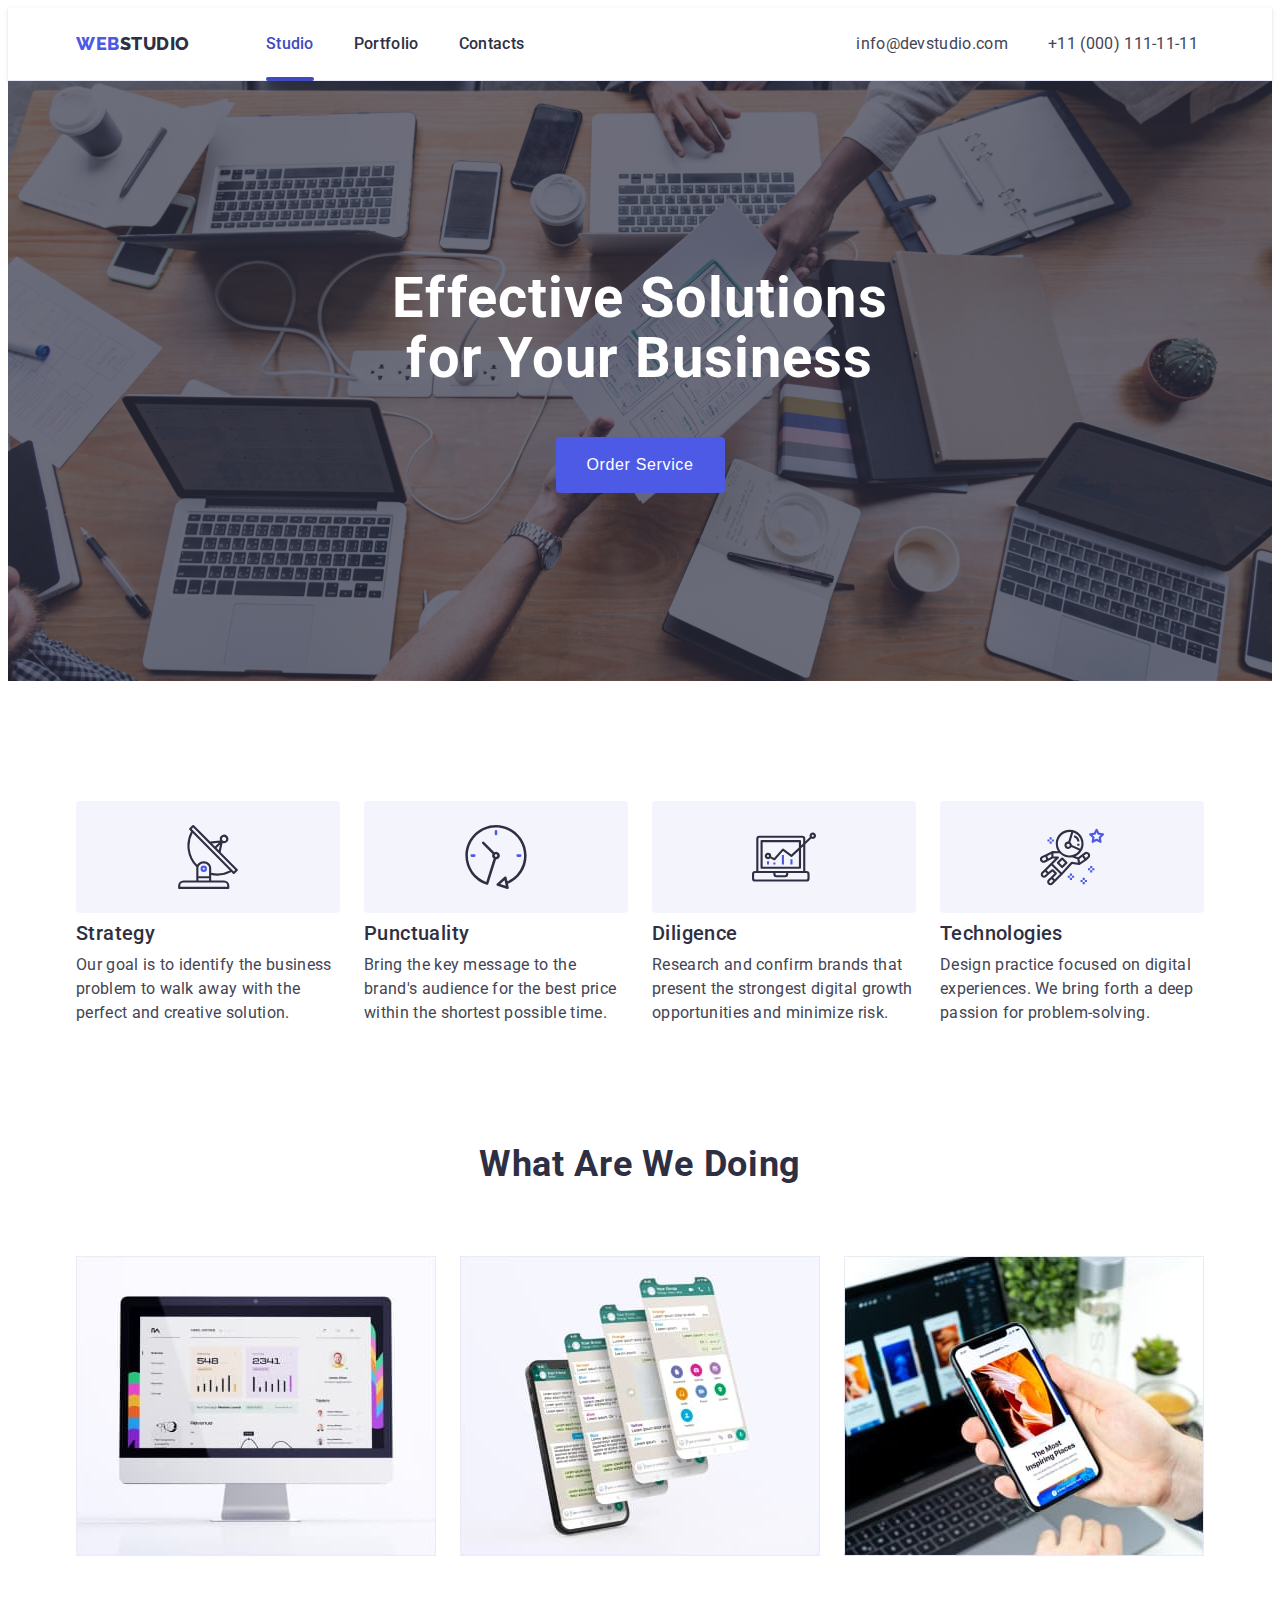
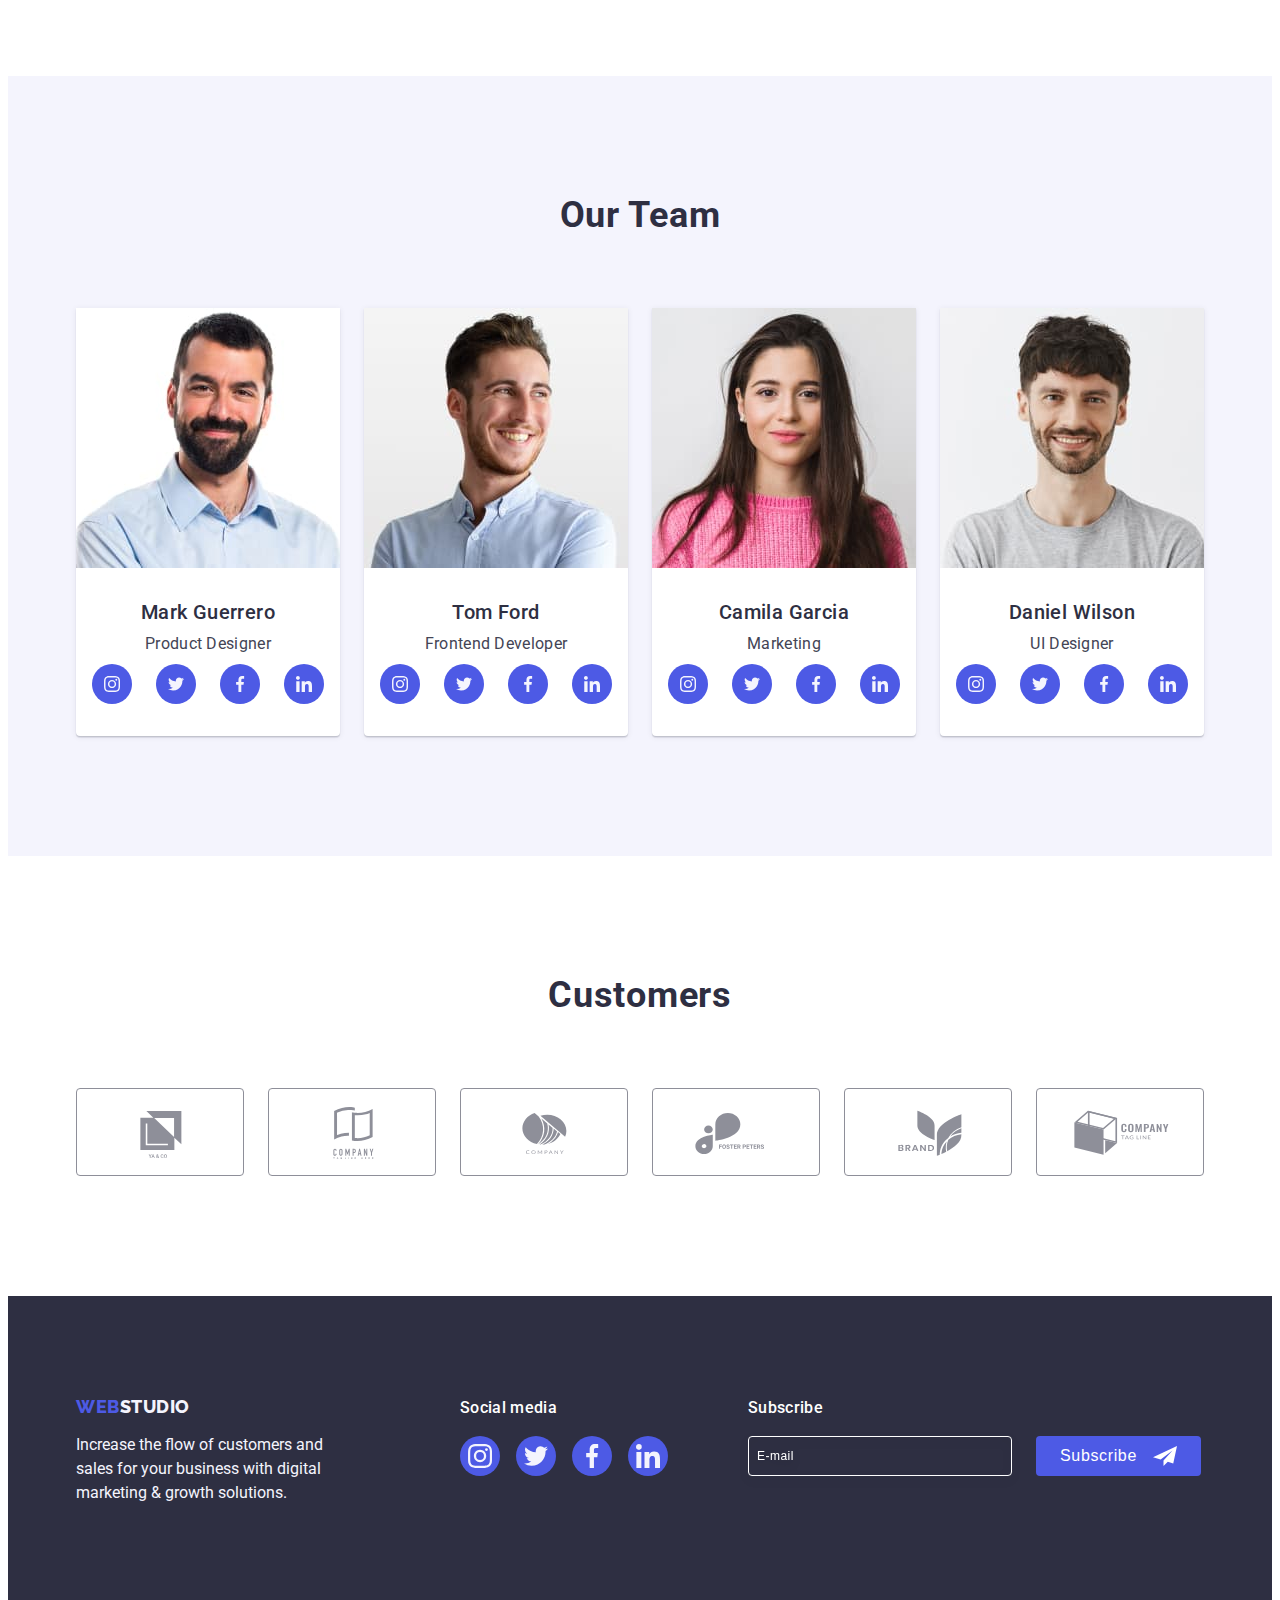
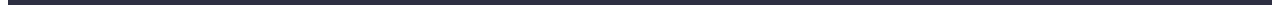
<file: index.html>
<!DOCTYPE html>
<html lang="en">
  <head>
    <meta charset="UTF-8" />
    <meta http-equiv="X-UA-Compatible" content="IE=edge" />
    <meta name="viewport" content="width=device-width, initial-scale=1.0" />
    <title>Document</title>
    <link rel="preconnect" href="https://fonts.googleapis.com" />
    <link rel="preconnect" href="https://fonts.gstatic.com" crossorigin />
    <link
      href="https://fonts.googleapis.com/css2?family=Raleway:wght@800&family=Roboto:wght@400;500;700;900&display=swap"
      rel="stylesheet"
    />
    <link
      rel="stylesheet"
      href="https://cdnjs.cloudflare.com/ajax/libs/modern-normalize/1.1.0/modern-normalize.min.css"
      integrity="sha512-wpPYUAdjBVSE4KJnH1VR1HeZfpl1ub8YT/NKx4PuQ5NmX2tKuGu6U/JRp5y+Y8XG2tV+wKQpNHVUX03MfMFn9Q=="
      crossorigin="anonymous"
      referrerpolicy="no-referrer"
    />
    <link rel="stylesheet" href="./css/style.css" />
  </head>
  <body>
    <header class="header">
      <div class="header-container container">
        <nav class="header-nav list">
          <a class="link logo" href="./index.html"
            >Web<span class="logo-part">Studio</span></a
          >
          <ul class="header-nav-menu list">
            <li class="header-nav-item">
              <a class="link nav-link menu-nav-link active" href="./index.html"
                >Studio</a
              >
            </li>
            <li class="header-nav-item">
              <a class="link nav-link menu-nav-link" href="./portfolio.html"
                >Portfolio</a
              >
            </li>
            <li class="header-nav-item">
              <a class="link nav-link menu-nav-link" href="">Contacts</a>
            </li>
          </ul>
        </nav>
        <address class="adress">
          <ul class="adress-list list">
            <li>
              <a
                class="link nav-link info-link"
                href="mailto:info@devstudio.com"
                >info@devstudio.com</a
              >
            </li>
            <li>
              <a class="link nav-link info-link" href="tel:+110001111111"
                >+11 (000) 111-11-11
              </a>
            </li>
          </ul>
        </address>
      </div>
    </header>

    <main>
      <section class="title">
        <div class="container">
          <h1 class="text-title">Effective Solutions for Your Business</h1>
          <button type="button" class="button btn-order" data-modal-open >Order Service</button>
        </div>
      </section>
      <section id="about" class="about">
        <div class="container">
          <h2 hidden class="visually-hidden">Preferences</h2>
          <ul class="about-list list">
            <li class="about-list-item">
              <div class="about-list-icons">
                <svg class="about-list-icon" width="64" height="64">
                  <use href="./images/icons.svg#icon-antenna"></use>
                </svg>
              </div>
              <h3 class="about-title about-list-title">Strategy</h3>
              <p class="about-text">
                Our goal is to identify the business problem to walk away with
                the perfect and creative solution.
              </p>
            </li>
            <li class="about-list-item">
              <div class="about-list-icons">
                <svg class="about-list-icon" width="64" height="64">
                  <use href="./images/icons.svg#icon-clock-1"></use>
                </svg>
              </div>
              <h3 class="about-title about-list-title">Punctuality</h3>
              <p class="about-text">
                Bring the key message to the brand's audience for the best price
                within the shortest possible time.
              </p>
            </li>
            <li class="about-list-item">
              <div class="about-list-icons">
                <svg class="about-list-icon" width="64" height="64">
                  <use href="./images/icons.svg#icon-diagram-1"></use>
                </svg>
              </div>
              <h3 class="about-title about-list-title">Diligence</h3>
              <p class="about-text">
                Research and confirm brands that present the strongest digital
                growth opportunities and minimize risk.
              </p>
            </li>
            <li class="about-list-item">
              <div class="about-list-icons">
                <svg class="about-list-icon" width="64" height="64">
                  <use href="./images/icons.svg#icon-astronaut"></use>
                </svg>
              </div>
              <h3 class="about-title about-list-title">Technologies</h3>
              <p class="about-text">
                Design practice focused on digital experiences. We bring forth a
                deep passion for problem-solving.
              </p>
            </li>
          </ul>
        </div>
      </section>
      <section id="services" class="services">
        <div class="container">
          <h2 class="headline">What are we doing</h2>
          <ul class="services-list list">
            <li class="services-list-img">
              <img
                src="./images/services/img1.jpg"
                alt="programming"
                width="360"
              />
            </li>
            <li class="services-list-img">
              <img src="./images/services/img2.jpg" alt="design" width="360" />
            </li>
            <li class="services-list-img">
              <img
                src="./images/services/img3.jpg"
                alt="graphic design"
                width="360"
              />
            </li>
          </ul>
        </div>
      </section>
      <section id="our-team" class="our-team">
        <div class="container">
          <h2 class="headline">Our Team</h2>
          <ul class="card-team-list list">
            <li class="card-team-item">
              <img
                src="./images/our-team/img1.jpg"
                alt="Product Designer"
                width="264"
              />
              <div class="worker">
                <h3 class="about-title worker-name">Mark Guerrero</h3>
                <p class="team-description worker-job">Product Designer</p>
                <ul class="socials list">
                  <li class="socials-item">
                    <a
                      class="socials-link link"
                      href=""
                     
                      aria-label="Instagram icon"
                    >
                      <svg class="socials-icon" width="16" height="16">
                        <use href="./images/icons.svg#instagram"></use>
                      </svg>
                    </a>
                  </li>
                  <li class="socials-item">
                    <a
                      class="socials-link link"
                      href=""
                      aria-label="Twitter icon"
                    >
                      <svg class="socials-icon" width="16" height="16">
                        <use href="./images/icons.svg#twitter"></use>
                      </svg>
                    </a>
                  </li>
                  <li class="socials-item">
                    <a
                      class="socials-link link"
                      href=""
                      aria-label="Facebook icon"
                    >
                      <svg class="socials-icon" width="16" height="16">
                        <use href="./images/icons.svg#facebook"></use>
                      </svg>
                    </a>
                  </li>
                  <li class="socials-item">
                    <a
                      class="socials-link link"
                      href=""
                      aria-label="linkedin icon"
                    >
                      <svg class="socials-icon" width="16" height="16">
                        <use href="./images/icons.svg#linkedin"></use>
                      </svg>
                    </a>
                  </li>
                </ul>
              </div>
            </li>
            <li class="card-team-item">
              <img
                src="./images/our-team/img2.jpg"
                alt="Frontend Developer"
                width="264"
              />
              <div class="worker">
                <h3 class="about-title worker-name">Tom Ford</h3>
                <p class="team-description worker-job">Frontend Developer</p>
                <ul class="socials list">
                  <li class="socials-item">
                    <a
                      class="socials-link link"
                      href=""
                      aria-label="Instagram icon"
                    >
                      <svg class="socials-icon" width="16" height="16">
                        <use href="./images/icons.svg#instagram"></use>
                      </svg>
                    </a>
                  </li>
                  <li class="socials-item">
                    <a
                      class="socials-link link"
                      href=""
                      aria-label="Twitter icon"
                    >
                      <svg class="socials-icon" width="16" height="16">
                        <use href="./images/icons.svg#twitter"></use>
                      </svg>
                    </a>
                  </li>
                  <li class="socials-item">
                    <a
                      class="socials-link link"
                      href=""
                      aria-label="Facebook icon"
                    >
                      <svg class="socials-icon" width="16" height="16">
                        <use href="./images/icons.svg#facebook"></use>
                      </svg>
                    </a>
                  </li>
                  <li class="socials-item">
                    <a
                      class="socials-link link"
                      href=""
                      aria-label="linkedin icon"
                    >
                      <svg class="socials-icon" width="16" height="16">
                        <use href="./images/icons.svg#linkedin"></use>
                      </svg>
                    </a>
                  </li>
                </ul>
              </div>
            </li>
            <li class="card-team-item">
              <img
                src="./images/our-team/img3.jpg"
                alt="Marketing"
                width="264"
              />
              <div class="worker">
                <h3 class="about-title worker-name">Camila Garcia</h3>
                <p class="team-description worker-job">Marketing</p>
                <ul class="socials list">
                  <li class="socials-item">
                    <a
                      class="socials-link link"
                      href=""
                      aria-label="Instagram icon"
                    >
                      <svg class="socials-icon" width="16" height="16">
                        <use href="./images/icons.svg#instagram"></use>
                      </svg>
                    </a>
                  </li>
                  <li class="socials-item">
                    <a
                      class="socials-link link"
                      href=""
                      aria-label="Twitter icon"
                    >
                      <svg class="socials-icon" width="16" height="16">
                        <use href="./images/icons.svg#twitter"></use>
                      </svg>
                    </a>
                  </li>
                  <li class="socials-item">
                    <a
                      class="socials-link link"
                      href=""
                      aria-label="Facebook icon"
                    >
                      <svg class="socials-icon" width="16" height="16">
                        <use href="./images/icons.svg#facebook"></use>
                      </svg>
                    </a>
                  </li>
                  <li class="socials-item">
                    <a
                      class="socials-link link"
                      href=""
                      aria-label="linkedin icon"
                    >
                      <svg class="socials-icon" width="16" height="16">
                        <use href="./images/icons.svg#linkedin"></use>
                      </svg>
                    </a>
                  </li>
                </ul>
              </div>
            </li>
            <li class="card-team-item">
              <img
                src="./images/our-team/img4.jpg"
                alt="UI Designer"
                width="264"
              />
              <div class="worker">
                <h3 class="about-title worker-name">Daniel Wilson</h3>
                <p class="team-description worker-job">UI Designer</p>
                <ul class="socials list">
                  <li class="socials-item">
                    <a
                      class="socials-link link"
                      href=""
                      aria-label="Instagram icon "
                    >
                      <svg class="socials-icon" width="16" height="16">
                        <use href="./images/icons.svg#instagram"></use>
                      </svg>
                    </a>
                  </li>
                  <li class="socials-item">
                    <a
                      class="socials-link link"
                      href=""
                      aria-label="Twitter icon"
                    >
                      <svg class="socials-icon" width="16" height="16">
                        <use href="./images/icons.svg#twitter"></use>
                      </svg>
                    </a>
                  </li>
                  <li class="socials-item">
                    <a
                      class="socials-link link"
                      href=""
                      aria-label="Facebook icon"
                    >
                      <svg class="socials-icon" width="16" height="24">
                        <use href="./images/icons.svg#facebook"></use>
                      </svg>
                    </a>
                  </li>
                  <li class="socials-item">
                    <a
                      class="socials-link link"
                      href=""
                      aria-label="linkedin icon"
                    >
                      <svg class="socials-icon" width="16" height="16">
                        <use href="./images/icons.svg#linkedin"></use>
                      </svg>
                    </a>
                  </li>
                </ul>
              </div>
            </li>
          </ul>
        </div>
      </section>
      <section class="customers">
        <div class="container">
          <h2 class="headline">Customers</h2>
          <ul class="customers-list list">
            <li class="customers-item">
              <a href="" class="customers-item-link link">
                <svg class="customers-icon" width="104" height="56">
                  <use href="./images/icons.svg#customer1"></use>
                </svg>
              </a>
            </li>
            <li class="customers-item">
              <a href="" class="customers-item-link link">
                <svg class="customers-icon" width="104" height="56">
                  <use href="./images/icons.svg#customer2"></use>
                </svg>
              </a>
            </li>
            <li class="customers-item">
              <a href="" class="customers-item-link link">
                <svg class="customers-icon" width="104" height="56">
                  <use href="./images/icons.svg#customer3"></use>
                </svg>
              </a>
            </li>
            <li class="customers-item">
              <a href="" class="customers-item-link link">
                <svg class="customers-icon" width="104" height="56">
                  <use href="./images/icons.svg#customer4"></use>
                </svg>
              </a>
            </li>
            <li class="customers-item">
              <a href="" class="customers-item-link link">
                <svg class="customers-icon" width="104" height="56">
                  <use href="./images/icons.svg#customer5"></use>
                </svg>
              </a>
            </li>
            <li class="customers-item">
              <a href="" class="customers-item-link link">
                <svg class="customers-icon" width="104" height="56">
                  <use href="./images/icons.svg#customer6"></use>
                </svg>
              </a>
            </li>
          </ul>
        </div>
      </section>
    </main>
    <footer class="footer">
      <div class="container footer-container">
        <div class="footer-info">
          <a class="link logo footer-logo" href="./index.html"
            >Web<span class="logo-part-footer">Studio</span></a
          >
          <p class="footer-text">
            Increase the flow of customers and sales for your business with
            digital marketing & growth solutions.
          </p>
        </div>
        <div class="footer-socials">
          <p class="footer-title">Social media</p>
          <ul class="socials socials-footer list">
            <li class="socials-item">
              <a class="socials-link socials-link-footer link" href="" aria-label="Instagram icon">
                <svg class="socials-icon" width="24" height="24">
                  <use href="./images/icons.svg#instagram"></use>
                </svg>
              </a>
            </li>
            <li class="socials-item">
              <a class="socials-link socials-link-footer link" href="" aria-label="Twitter icon">
                <svg class="socials-icon" width="24" height="24">
                  <use href="./images/icons.svg#twitter"></use>
                </svg>
              </a>
            </li>
            <li class="socials-item">
              <a class="socials-link socials-link-footer link" href="" aria-label="Facebook icon">
                <svg class="socials-icon" width="24" height="24">
                  <use href="./images/icons.svg#facebook"></use>
                </svg>
              </a>
            </li>
            <li class="socials-item">
              <a class="socials-link socials-link-footer link" href="" aria-label="linkedin icon">
                <svg class="socials-icon" width="24" height="24">
                  <use href="./images/icons.svg#linkedin"></use>
                </svg>
              </a>
            </li>
          </ul>
        </div>
        <div class="footer-input"> 
          <p class="footer-title ">Subscribe</p>
          <form name="footer-form" class="footer-form">
            <div class="footer-form-wrapper">
              
              <label class="footer-form-field">
                <input class="footer-form-input" type="text" name="user_email" placeholder="E-mail" />
              </label>
              <button class="btn-footer button" type="submit"><span class="btn-footer-text">Subscribe</span>
                <svg class="footer-form-icon" width="24" height="24">
                  <use href="./images/icons.svg#icon-subscribe"></use>
                </svg>
              </button>
            </div>
          </form>
        </div>
      </div>
    </footer>
    <!--Modal window -->
    <div class="backdrop is-hidden" data-modal>
      <div class="modal">
        <button type="button" class="modal-close-btn" data-modal-close>
          <svg class="modal-close-icon" width="8" height="8"> 
            <use href="./images/icons.svg#icon-close-black"></use>
          </svg>
        </button>
        <p class="modal-title">Leave your contacts and we will call you back</p>

        <form class="modal-form form" name="modal_form">
          <label class="form-label" for="modal_name">Name</label>
          <div class="form-wrapper">
            <input class="form-field" type="text" name="modal_name" id="modal_name" />
            <svg class="form-icon" width="18" height="24">
              <use href="./images/icons.svg#icon-person"></use>
            </svg>
          </div>
          <label class="form-label" for="modal_phone">Phone</label>
          <div class="form-wrapper">
            <input class="form-field" type="text" name="modal_phone" id="modal_phone" />
            <svg class="form-icon" width="18" height="24">
              <use href="./images/icons.svg#icon-phone"></use>
            </svg>
          </div>
          <label class="form-label" for="modal_email">Email</label>
          <div class="form-wrapper">
            <input class="form-field" type="text" name="modal_email" id="modal_email" />
            <svg class="form-icon" width="18" height="24">
              <use href="./images/icons.svg#icon-email"></use>
            </svg>
          </div>

          <label class="form-label" for="modal_comment">Comment</label>
          <textarea
            class="form-comment"
            name="modal_comment"
            id="modal_comment"
            rows="6"
            placeholder="Text input"
          ></textarea>

          <label class="form-agreement">
            <input class="form-check-input" type="checkbox" name="modal_agreement" />
            <span class="form-agreement-text"
              >I accept the terms and conditions of the
              <a class="form-agreement-link" href="">Privacy Policy</a></span
            >
          </label>

          <button class="form-btn button" type="submit">Send</button>
        </form>
      </div>
    </div>


    <script src="./js/modal.js"></script>
  </body>
</html>
</file>
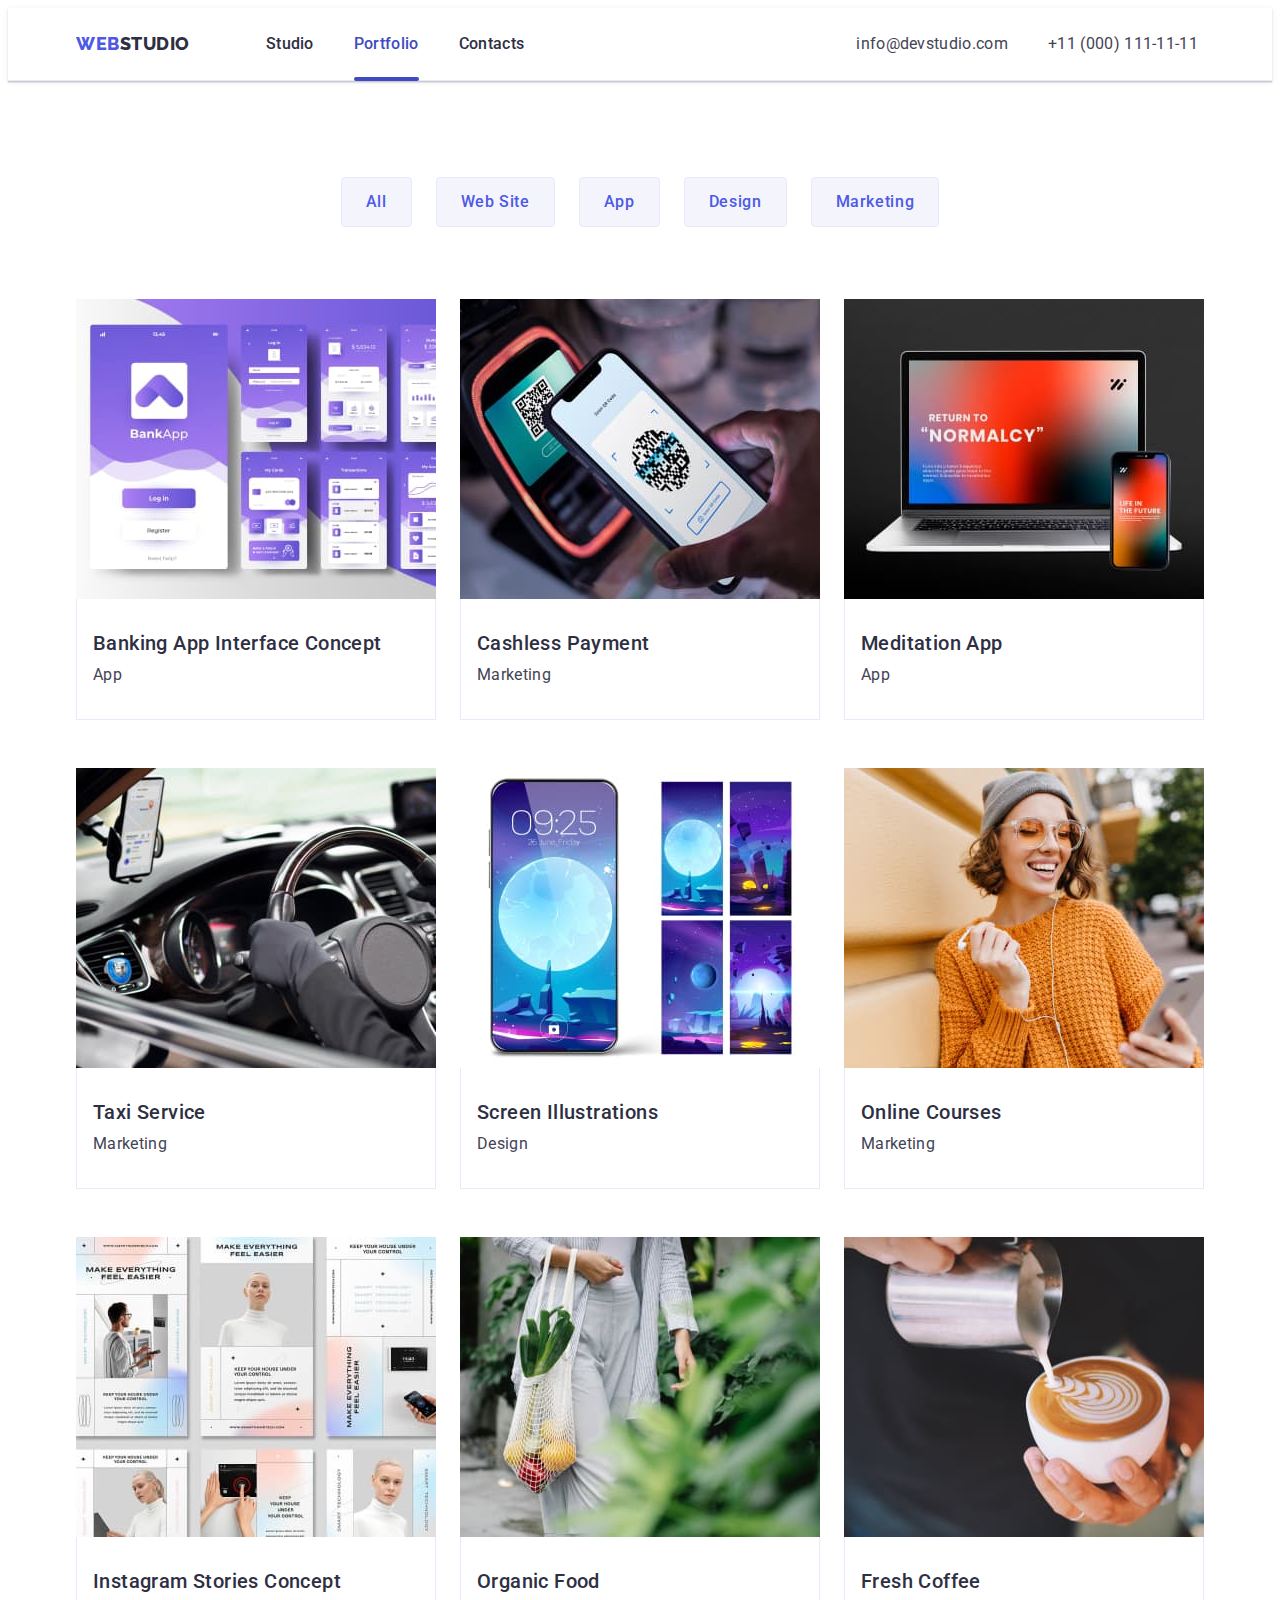
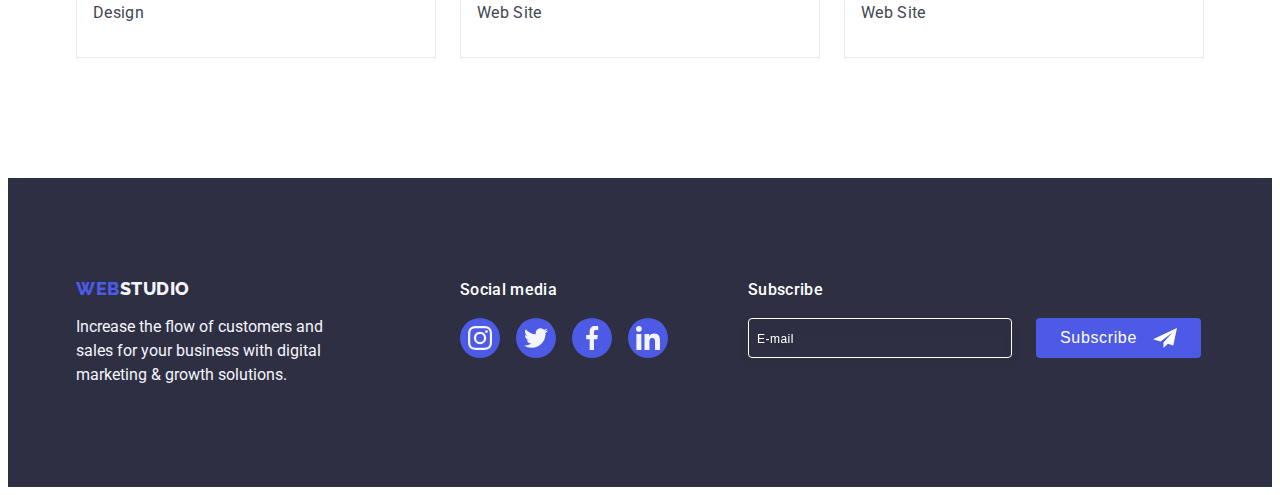
<file: portfolio.html>
<!DOCTYPE html>
<html lang="en">
  <head>
    <meta charset="UTF-8" />
    <meta http-equiv="X-UA-Compatible" content="IE=edge" />
    <meta name="viewport" content="width=device-width, initial-scale=1.0" />
    <title>Document</title>
    <link rel="preconnect" href="https://fonts.googleapis.com" />
    <link rel="preconnect" href="https://fonts.gstatic.com" crossorigin />
    <link
      href="https://fonts.googleapis.com/css2?family=Raleway:wght@800&family=Roboto:wght@400;500;700;900&display=swap"
      rel="stylesheet"
    />
    <link
      rel="stylesheet"
      href="https://cdnjs.cloudflare.com/ajax/libs/modern-normalize/1.1.0/modern-normalize.min.css"
      integrity="sha512-wpPYUAdjBVSE4KJnH1VR1HeZfpl1ub8YT/NKx4PuQ5NmX2tKuGu6U/JRp5y+Y8XG2tV+wKQpNHVUX03MfMFn9Q=="
      crossorigin="anonymous"
      referrerpolicy="no-referrer"
    />
    <link rel="stylesheet" href="./css/style.css" />
  </head>
  <body>
    <header class="header">
      <div class="header-container container">
        <nav class="header-nav list">
          <a class="link logo" href="./index.html"
            >Web<span class="logo-part">Studio</span></a
          >
          <ul class="header-nav-menu list">
            <li class="header-nav-item">
              <a class="link nav-link menu-nav-link" href="./index.html"
                >Studio</a
              >
            </li>
            <li class="header-nav-item">
              <a class="link nav-link menu-nav-link active" href="./portfolio.html"
                >Portfolio</a
              >
            </li>
            <li class="header-nav-item">
              <a class="link nav-link menu-nav-link" href="">Contacts</a>
            </li>
          </ul>
        </nav>
        <address class="adress">
          <ul class="adress-list list">
            <li>
              <a
                class="link nav-link info-link"
                href="mailto:info@devstudio.com"
                >info@devstudio.com</a
              >
            </li>
            <li>
              <a class="link nav-link info-link" href="tel:+110001111111"
                >+11 (000) 111-11-11
              </a>
            </li>
          </ul>
        </address>
      </div>
    </header>
    <main>
      <section class="filter">
        <div class="container">
          <h1 hidden class="visually-hidden">Портфоліо</h1>
          <ul class="filter-list list">
            <li>
              <button class="button btn-filter" type="button">All</button>
            </li>
            <li>
              <button class="button btn-filter" type="button">Web Site</button>
            </li>
            <li>
              <button class="button btn-filter" type="button">App</button>
            </li>
            <li>
              <button class="button btn-filter" type="button">Design</button>
            </li>
            <li>
              <button class="button btn-filter" type="button">Marketing</button>
            </li>
          </ul>
          <ul class="project-list list">
            <li class="card-project">
              <a class="link card-project-link" href="">
                <div class="project-thumb">
                  <img
                    src="./images/filter-all/img1.jpg"
                    alt="Banking App Interface Concept"
                    width="360"
                  />
                    <p class="overlay">
                      14 Stylish and User-Friendly App Design Concepts · Task
                      Manager App · Calorie Tracker App · Exotic Fruit Ecommerce
                      App · Cloud Storage App
                    </p>
                  
                </div>
                <div class="card-project-description">
                  <h2 class="card-title">Banking App Interface Concept</h2>
                  <p class="card-description">App</p>
                </div></a
              >
            </li>
            <li class="card-project">
              <a class="link card-project-link" href="">
                <div class="project-thumb">
                  <img
                    src="./images/filter-all/img2.jpg"
                    alt="Banking App Interface Concept"
                    width="360"
                  />
                    <p class="overlay">
                      14 Stylish and User-Friendly App Design Concepts · Task
                      Manager App · Calorie Tracker App · Exotic Fruit Ecommerce
                      App · Cloud Storage App
                    </p>
                  
                </div>

                <div class="card-project-description">
                  <h2 class="card-title">Cashless Payment</h2>
                  <p class="card-description">Marketing</p>
                </div>
              </a>
            </li>
            <li class="card-project">
              <a class="link card-project-link" href="">
                <div class="project-thumb">
                  <img
                    src="./images/filter-all/img3.jpg"
                    alt="Banking App Interface Concept"
                    width="360"
                  />
                    <p class="overlay">
                      14 Stylish and User-Friendly App Design Concepts · Task
                      Manager App · Calorie Tracker App · Exotic Fruit Ecommerce
                      App · Cloud Storage App
                    </p>
                  
                </div>
                <div class="card-project-description">
                  <h2 class="card-title">Meditation App</h2>
                  <p class="card-description">App</p>
                </div></a
              >
            </li>
            <li class="card-project">
              <a class="link card-project-link" href="">
                <div class="project-thumb">
                  <img
                    src="./images/filter-all/img4.jpg"
                    alt="Banking App Interface Concept"
                    width="360"
                  />
                    <p class="overlay">
                      14 Stylish and User-Friendly App Design Concepts · Task
                      Manager App · Calorie Tracker App · Exotic Fruit Ecommerce
                      App · Cloud Storage App
                    </p>
                  
                </div>
                <div class="card-project-description">
                  <h2 class="card-title">Taxi Service</h2>
                  <p class="card-description">Marketing</p>
                </div></a
              >
            </li>
            <li class="card-project">
              <a class="link card-project-link" href="">
                <div class="project-thumb">
                  <img
                    src="./images/filter-all/img5.jpg"
                    alt="Banking App Interface Concept"
                    width="360"
                  />
                    <p class="overlay">
                      14 Stylish and User-Friendly App Design Concepts · Task
                      Manager App · Calorie Tracker App · Exotic Fruit Ecommerce
                      App · Cloud Storage App
                    </p>
                  
                </div>
                <div class="card-project-description">
                  <h2 class="card-title">Screen Illustrations</h2>
                  <p class="card-description">Design</p>
                </div></a
              >
            </li>
            <li class="card-project">
              <a class="link card-project-link" href="">
                <div class="project-thumb">
                  <img
                    src="./images/filter-all/img6.jpg"
                    alt="Banking App Interface Concept"
                    width="360"
                  />
                    <p class="overlay">
                      14 Stylish and User-Friendly App Design Concepts · Task
                      Manager App · Calorie Tracker App · Exotic Fruit Ecommerce
                      App · Cloud Storage App
                    </p>
                  
                </div>
                <div class="card-project-description">
                  <h2 class="card-title">Online Courses</h2>
                  <p class="card-description">Marketing</p>
                </div></a
              >
            </li>
            <li class="card-project">
              <a class="link card-project-link" href="">
                <div class="project-thumb">
                  <img
                    src="./images/filter-all/img7.jpg"
                    alt="Banking App Interface Concept"
                    width="360"
                  />
                    <p class="overlay">
                      14 Stylish and User-Friendly App Design Concepts · Task
                      Manager App · Calorie Tracker App · Exotic Fruit Ecommerce
                      App · Cloud Storage App
                    </p>
                  
                </div>
                <div class="card-project-description">
                  <h2 class="card-title">Instagram Stories Concept</h2>
                  <p class="card-description">Design</p>
                </div></a
              >
            </li>
            <li class="card-project">
              <a class="link card-project-link" href="">
                <div class="project-thumb">
                  <img
                    src="./images/filter-all/img8.jpg"
                    alt="Banking App Interface Concept"
                    width="360"
                  />
                    <p class="overlay">
                      14 Stylish and User-Friendly App Design Concepts · Task
                      Manager App · Calorie Tracker App · Exotic Fruit Ecommerce
                      App · Cloud Storage App
                    </p>
                  
                </div>
                <div class="card-project-description">
                  <h2 class="card-title">Organic Food</h2>
                  <p class="card-description">Web Site</p>
                </div></a
              >
            </li>
            <li class="card-project">
              <a class="link card-project-link" href="">
                <div class="project-thumb">
                  <img
                    src="./images/filter-all/img9.jpg"
                    alt="Banking App Interface Concept"
                    width="360"
                  />
                    <p class="overlay">
                      14 Stylish and User-Friendly App Design Concepts · Task
                      Manager App · Calorie Tracker App · Exotic Fruit Ecommerce
                      App · Cloud Storage App
                    </p>
                  
                </div>
                <div class="card-project-description">
                  <h2 class="card-title">Fresh Coffee</h2>
                  <p class="card-description">Web Site</p>
                </div></a
              >
            </li>
          </ul>
        </div>
      </section>
    </main>
    <footer class="footer">
      <div class="container footer-container">
        <div class="footer-info">
          <a class="link logo footer-logo" href="./index.html"
            >Web<span class="logo-part-footer">Studio</span></a
          >
          <p class="footer-text">
            Increase the flow of customers and sales for your business with
            digital marketing & growth solutions.
          </p>
        </div>
        <div class="footer-socials">
          <p class="footer-title">Social media</p>
          <ul class="socials socials-footer list">
            <li class="socials-item">
              <a class="socials-link socials-link-footer link" href="" aria-label="Instagram icon">
                <svg class="socials-icon" width="24" height="24">
                  <use href="./images/icons.svg#instagram"></use>
                </svg>
              </a>
            </li>
            <li class="socials-item">
              <a class="socials-link socials-link-footer link" href="" aria-label="Twitter icon">
                <svg class="socials-icon" width="24" height="24">
                  <use href="./images/icons.svg#twitter"></use>
                </svg>
              </a>
            </li>
            <li class="socials-item">
              <a class="socials-link socials-link-footer link" href="" aria-label="Facebook icon">
                <svg class="socials-icon" width="24" height="24">
                  <use href="./images/icons.svg#facebook"></use>
                </svg>
              </a>
            </li>
            <li class="socials-item">
              <a class="socials-link socials-link-footer link" href="" aria-label="linkedin icon">
                <svg class="socials-icon" width="24" height="24">
                  <use href="./images/icons.svg#linkedin"></use>
                </svg>
              </a>
            </li>
          </ul>
        </div>
        <div class="footer-input"> 
          <p class="footer-title ">Subscribe</p>
          <form name="footer-form" class="footer-form">
            <div class="footer-form-wrapper">
              
              <label class="footer-form-field">
                <input class="footer-form-input" type="text" name="user_email" placeholder="E-mail" />
              </label>
              <button class="btn-footer button" type="submit"><span class="btn-footer-text">Subscribe</span>
                <svg class="footer-form-icon" width="24" height="24">
                  <use href="./images/icons.svg#icon-subscribe"></use>
                </svg>
              </button>
            </div>
          </form>
        </div>
      </div>
    </footer>
  </body>
</html>
</file>
<file: css/style.css>
:root {
  --main-light-color: #ffffff;
  --main-font-color: #2e2f42;
  --secondary-font-color: #434455;
  --light-font-color: #f4f4fd;
  --accent-color: #404bbf;
  --logo-color: #4d5ae5;
  --bg-color: #f5f4fa;
  --border-color: #f5f4fa;
  --bg-secondary-color: #e7e9fc;
  --secondary-border-color: #8e8f99;
  --footer-link-focus: #31d0aa;
  --modal-window: #fcfcfc;
}

html {
  box-sizing: border-box;
}
*,
*::before,
*::after {
  box-sizing: inherit;
}

h1,
h2,
h3,
h4,
h5,
h6,
p,
ul {
  margin: 0;
  padding: 0;
}
img {
  display: block;
}
body {
  background-color: var(--main-light-color);
  color: var(--secondary-font-color);
  font-family: "Roboto", sans-serif;
  line-height: 1.5;
  font-size: 16px;
}

.container {
  width: 1158px;
  margin: 0 auto;
  padding: 0 15px;
}

.link {
  text-decoration: none;
}
.list {
  list-style: none;
}
.header {
  border-bottom: 1px solid var(--bg-secondary-color);
  box-shadow: 0px 2px 1px rgba(46, 47, 66, 0.08),
    0px 1px 1px rgba(46, 47, 66, 0.16), 0px 1px 6px rgba(46, 47, 66, 0.08);
}
.header-container {
  display: flex;
  align-items: center;
}
.header-nav {
  display: flex;
  align-items: center;
}
.header-nav-menu {
  display: flex;
  flex-direction: row;
  gap: 40px;
  position: relative;
}
.logo {
  font-family: "Raleway", sans-serif;
  font-weight: 800;
  font-size: 18px;
  line-height: 1.17;
  letter-spacing: 0.03em;
  text-transform: uppercase;
  color: var(--logo-color);
  margin-right: 76px;
}
.logo-part {
  color: var(--main-font-color);
}

.nav-link {
  font-weight: 500;
  color: var(--main-font-color);
  letter-spacing: 0.02em;
  display: flex;
  padding: 24px 0;
  position: relative;

  transition-duration: 250ms;
  transition-timing-function: cubic-bezier(0.4, 0, 0.2, 1);
  transition-property: color;
}
.nav-link:hover,
.nav-link:focus {
  color: var(--accent-color);
}

.menu-nav-link::after {
  content: "";
  position: absolute;
  bottom: -1px;
  width: 100%;
  height: 4px;
  border-radius: 2px;
}

.menu-nav-link.active::after {
  background-color: var(--accent-color);
}
.menu-nav-link.active {
  color: var(--accent-color);
}
.info-link {
  color: var(--secondary-font-color);
  letter-spacing: 0.02em;
  font-weight: 400;
}

.adress {
  display: flex;
  margin-left: 332px;
}
.adress-list {
  font-style: normal;
  display: flex;
  gap: 40px;
}

.button {
  cursor: pointer;
  font-weight: 500;
  font-size: 16px;
  line-height: 1.5;
  letter-spacing: 0.04em;
  display: block;
  border: none;
  margin: 0 auto;
  border-radius: 4px;

  transition: background-color 250ms cubic-bezier(0.4, 0, 0.2, 1);
}
.button:hover,
.button:focus {
  background-color: var(--accent-color);
  box-shadow: 0px 4px 4px rgba(0, 0, 0, 0.15);
}
.btn-order {
  min-width: 169px;
  height: 56px;
  color: var(--main-light-color);
  background-color: var(--logo-color);
  border-color: var(--accent-color);
}

.btn-filter {
  background: var(--light-font-color);
  border: 1px solid var(--bg-secondary-color);
  text-align: center;
  color: var(--logo-color);
  font-family: inherit;
  padding: 12px 24px;

  transition: color 250ms cubic-bezier(0.4, 0, 0.2, 1),
    background-color 250ms cubic-bezier(0.4, 0, 0.2, 1),
    border-color 250ms cubic-bezier(0.4, 0, 0.2, 1),
    box-shadow 250ms cubic-bezier(0.4, 0, 0.2, 1);
}
.btn-filter:active,
.btn-filter:focus,
.btn-filter:hover {
  color: var(--main-light-color);
  background-color: var(--accent-color);
  border: 1px solid transparent;
  box-shadow: 0px 3px 1px rgba(0, 0, 0, 0.1), 0px 2px 1px rgba(0, 0, 0, 0.08),
    0px 2px 2px rgba(0, 0, 0, 0.12);
}
.title {
  margin: 0 auto;
  background-image: linear-gradient(
      rgba(46, 47, 66, 0.7),
      rgba(46, 47, 66, 0.7)
    ),
    url(../images/backround/title1.jpg);
  max-width: 1440px;
  background-color: var(--main-font-color);
  padding: 188px 0;
  background-repeat: no-repeat;
  background-size: cover;
  background-position: center;
}

.visually-hidden {
  position: absolute;
  white-space: nowrap;
  width: 1px;
  height: 1px;
  overflow: hidden;
  border: 0;
  padding: 0;
  clip: rect(0 0 0 0);
  clip-path: inset(50%);
  margin: -1px;
  letter-spacing: 0.03em;
}
.text-title {
  font-weight: 700;
  font-size: 56px;
  line-height: 1.07;
  text-align: center;
  letter-spacing: 0.02em;
  color: var(--main-light-color);
  max-width: 496px;
  text-align: center;
  margin: 0 auto;
  margin-bottom: 48px;
}

.about {
  padding: 120px 0;
}
.about-list {
  display: flex;
}
.about-list-title {
  margin: 0px 0px 8px;
}
.about-list-item {
  width: 264px;
  margin-right: 24px;
}
.about-list-item:last-child {
  margin-right: 0;
}
.about-list-icons {
  display: flex;
  align-items: center;
  justify-content: center;
  border-radius: 4px;
  background: var(--light-font-color);
  width: 264px;
  height: 112px;
  margin-bottom: 8px;
}
.about-list-icon {
}
.about-title {
  font-weight: 500;
  font-size: 20px;
  line-height: 1.2;
  color: var(--main-font-color);
  letter-spacing: 0.02em;
}
.about-text {
  line-height: 1.5;
  color: var(--secondary-font-color);
  letter-spacing: 0.02em;
}

.services {
  padding-bottom: 120px;
}

.services-list {
  display: flex;
  gap: 24px;
}

.services-list-img {
  width: 360px;
}
.card-title {
  font-weight: 500;
  font-size: 20px;
  line-height: 1.2;
  color: var(--main-font-color);
  letter-spacing: 0.02em;
  margin-bottom: 8px;
}
.card-description {
  font-size: 16;
  line-height: 1.5;
  color: var(--secondary-font-color);
  letter-spacing: 0.02em;
}
.our-team {
  background-color: var(--light-font-color);
  padding: 120px 0;
}
.card-team-list {
  display: flex;
  gap: 24px;
}
.card-team-item {
  background-color: var(--main-light-color);
  font-size: 20px;
  line-height: 1.2;
  letter-spacing: 0.02em;
  color: var(--main-font-color);
  width: 264px;
  box-shadow: 0px 1px 6px rgba(46, 47, 66, 0.08),
    0px 1px 1px rgba(46, 47, 66, 0.16), 0px 2px 1px rgba(46, 47, 66, 0.08);
  border-radius: 0px 0px 4px 4px;
}
.worker {
  padding: 32px 0;
}
.worker-name {
  text-align: center;
  margin-bottom: 8px;
}
.worker-job {
  text-align: center;
}
.team-description {
  font-size: 16px;
  letter-spacing: 0.02em;
  color: var(--secondary-font-color);
  line-height: 1.5;
  font-weight: 400;
  margin-bottom: 8px;
}
.headline {
  font-weight: 700;
  font-size: 36px;
  line-height: 1.1;
  text-align: center;
  letter-spacing: 0.02em;
  text-transform: capitalize;
  color: var(--main-font-color);
  margin-bottom: 72px;
}
.socials {
  display: flex;
  justify-content: center;
  align-items: center;
  gap: 24px;
}
.socials-item {
}
.socials-link {
  display: flex;
  justify-content: center;
  align-items: center;
  width: 40px;
  height: 40px;
  background-color: var(--logo-color);
  color: var(--light-font-color);
  border-radius: 50%;

  transition: background-color 250ms cubic-bezier(0.4, 0, 0.2, 1);
}
.socials-link:hover,
.socials-link:focus,
.socials-link:active {
  background-color: var(--accent-color);
}

.socials-icon {
  fill: currentColor;
}

.customers {
  padding: 120px 0;
}
.customers-list {
  display: flex;
  gap: 24px;
}
.customers-item {
  width: 168px;
  height: 88px;

  transition-duration: 250ms;
  transition-timing-function: cubic-bezier(0.4, 0, 0.2, 1);
  transition-property: border-color, color;
}
.customers-item:hover,
.customers-item:active,
.customers-item:focus {
  color: var(--accent-color);
  border-color: var(--accent-color);
}
.customers-item-link {
  width: 168px;
  height: 88px;
  background-color: var(--main-light-color);
  color: var(--secondary-border-color);
  border: 1px solid var(--secondary-border-color);
  border-radius: 4px;
  display: flex;
  align-items: center;
  justify-content: center;

  transition-duration: 250ms;
  transition-timing-function: cubic-bezier(0.4, 0, 0.2, 1);
  transition-property: border-color, color;
}

.customers-item-link:hover,
.customers-item-link:active,
.customers-item-link:focus {
  color: var(--accent-color);
  border-color: var(--accent-color);
}
.customers-icon {
  fill: currentColor;
}
.filter {
  padding: 96px 0 120px;
}
.filter-list {
  display: flex;
  justify-content: center;
  gap: 24px;
  margin-bottom: 72px;
}

.project-list {
  display: flex;
  flex-wrap: wrap;
  column-gap: 24px;
  row-gap: 48px;
}
.card-project {
  width: 360px;
  transition: box-shadow 250ms cubic-bezier(0.4, 0, 0.2, 1);
}
.card-project:hover {
  box-shadow: 0px 1px 6px rgba(46, 47, 66, 0.08),
    0px 1px 1px rgba(46, 47, 66, 0.16), 0px 2px 1px rgba(46, 47, 66, 0.08);
}

.card-project:hover.overlay {
  transform: translate(0);
}

.card-project-link {
  display: block;

  transition: box-shadow 250ms cubic-bezier(0.4, 0, 0.2, 1);
}
.card-project-link:hover,
.card-project-link:focus {
  box-shadow: 0px 1px 6px rgba(46, 47, 66, 0.08),
    0px 1px 1px rgba(46, 47, 66, 0.16), 0px 2px 1px rgba(46, 47, 66, 0.08);
}
.card-project-link:hover .overlay,
.card-project-link:focus .overlay {
  transform: translate(0, 0);
}
.card-project-description {
  padding: 32px 16px;
  border: 1px solid var(--bg-secondary-color);
  border-top: none;
}
.project-thumb {
  position: relative;
  overflow: hidden;
}
.overlay {
  position: absolute;
  top: 0;
  left: 0;
  transform: translateY(100%);
  background-color: var(--logo-color);
  padding: 40px 32px;
  width: 100%;
  height: 100%;
  color: var(--light-font-color);
  line-height: 1.5;
  letter-spacing: 0.02em;
  transition: transform 250ms cubic-bezier(0.4, 0, 0.2, 1);
}

.footer {
  background: var(--main-font-color);
  padding: 100px 0;
}
.footer-container {
  display: flex;
  align-items: baseline;
}
.footer-info {
  margin-right: 120px;
}
.footer-logo {
  display: inline-block;
  margin-bottom: 16px;
  margin-right: 0px;
}
.logo-part-footer {
  color: var(--light-font-color);
}
.footer-text {
  line-height: 1.5;
  color: var(--light-font-color);
  font-style: normal;
  width: 264px;
}
.footer-socials {
  margin-right: 80px;
}
.footer-title {
  font-weight: 500;
  font-size: 16px;
  line-height: 1.5;
  letter-spacing: 0.02em;
  color: var(--main-light-color);
  margin-bottom: 16px;
}

.socials-footer {
  gap: 16px;
  transition: background-color 250ms cubic-bezier(0.4, 0, 0.2, 1);
}
.socials-link-footer:hover,
.socials-link-footer:focus {
  background-color: var(--footer-link-focus);
}
.footer-form-wrapper {
  display: flex;
  align-items: center;
  justify-content: center;
  gap: 24px;
}
.footer-form-input {
 
  width: 264px;
  height: 40px;
  padding: 16px 8px;
  color: var(--main-light-color);
  background-color: transparent;
  border: 1px solid var(--main-light-color);
  filter: drop-shadow(0px 4px 4px rgba(0, 0, 0, 0.15));
  border-radius: 4px;
}
input::placeholder {
  color: var(--main-light-color);
  font-size: 12px;
  font-weight: 400;
  letter-spacing: 0.04em;
  line-height: 2;
}
.btn-footer {
  display: flex;
  align-items: center;
  justify-content: center;
  padding: 8px 24px;
  gap: 16px;
  width: 165px;
  height: 40px;
  background: var(--logo-color);
  color: var(--main-light-color);
  border-radius: 4px;
}

footer-form-icon {
  margin: 10px 24px 10px 16px;
  fill: currentColor;
}

.backdrop {
  position: fixed;
  top: 0;
  left: 0;
  width: 100%;
  height: 100%;
  background-color: rgba(46, 47, 66, 0.4);

  transition: opacity 250ms cubic-bezier(0.4, 0, 0.2, 1),
    visibility 250ms cubic-bezier(0.4, 0, 0.2, 1);
}

.backdrop.is-hidden {
  opacity: 0;
  pointer-events: none;
  visibility: hidden;
}
.modal {
  position: absolute;
  left: calc(50%);
  top: calc(50%);
  transform: translate(-50%, -50%) scale(1);

  width: 408px;
  min-height: 576px;
  padding: 72px 24px 24px 24px;

  background-color: var(--modal-window);
  box-shadow: 0px 1px 1px rgba(0, 0, 0, 0.14), 0px 1px 3px rgba(0, 0, 0, 0.12),
    0px 2px 1px rgba(0, 0, 0, 0.2);
  border-radius: 4px;

  transition: transform 250ms cubic-bezier(0.4, 0, 0.2, 1);
}

.backdrop.is-hidden.modal {
  opacity: 0;
  transform: translate(-50%, -70%);
  transition-delay: 0ms;
}
.modal-close-btn {
  cursor: pointer;
  position: absolute;
  top: 24px;
  right: 24px;
  background: var(--bg-secondary-color);
  border: 1px solid rgba(0, 0, 0, 0.1);
  border-radius: 50%;
  width: 24px;
  height: 24px;
  display: flex;
  align-items: center;
  justify-content: center;
  padding: 0;
  color: var(--main-font-color);

  transition: background-color 250ms cubic-bezier(0.4, 0, 0.2, 1),
    border 250ms cubic-bezier(0.4, 0, 0.2, 1);
}

.modal-close-btn:hover,
.modal-close-btn:focus {
  background-color: var(--accent-color);
  color: var(--main-light-color);
  border: none;
}
.modal-close-icon {
  fill: currentColor;
  transition: fill 250ms cubic-bezier(0.4, 0, 0.2, 1);
}
.modal-close-icon:focus,
.modal-close-icon:hover {
  fill: currentColor;
}

.modal-title {
  color: var(--main-font-color);
  margin-bottom: 16px;
  font-weight: 500;
  text-align: center;
  letter-spacing: 0.02em;
}
.modal-form {
}
.form {
}
.form-label {
  display: block;
  margin-bottom: 4px;
  font-size: 10px;
  line-height: 1.2;
  letter-spacing: 0.04em;
  color: var(--secondary-border-color);
}
.form-wrapper {
  position: relative;
  margin-bottom: 10px;
  
}
.form-field {
  background: var(--modal-window);
  border-radius: 4px;
  border: 1px solid rgba(46, 47, 66, 0.4);
  width: 100%;
  height: 40px;
  padding: 0;
  padding-left: 38px;
  color: var(--main-font-color);
  font-size: 12px;
}
.form-field,
.form-comment:focus {
  outline-color: var(--logo-color);
  transition: 250ms cubic-bezier(0.4, 0, 0.2, 1);
}

.form-icon {
  position: absolute;
  top: 50%;
  left: 10px;
  transform: translateY(-50%);
  transition: 250ms cubic-bezier(0.4, 0, 0.2, 1);
  pointer-events: none;
  fill: currentColor;
}
.form-field:focus + .form-icon {
  fill: var(--logo-color);
}
.form-comment {
  display: block;
  width: 100%;
  height: 100px;
  padding: 14px;
  margin-bottom: 17px;
  resize: none;
  border-radius: 4px;
  border: 1px solid rgba(46, 47, 66, 0.4);
  font-size: 12px;
  line-height: 1.16;
  letter-spacing: 0.04em;
  color: var(--main-font-color);
  font-size: 12px;
}
.form-agreement {
  display: flex;
  gap: 8px;
  margin-bottom: 30px;
}
.form-check-input {
  appearance: none;
  display: block;
  border: 1px solid rgba(46, 47, 66, 0.4);
  border-radius: 2px;
  width: 16px;
  height: 16px;
  background-position:  center;
  background-repeat: no-repeat;
  background-image: url("data:image/svg+xml,%3Csvg width='10' height='8' viewBox='0 0 10 8' fill='none' xmlns='http://www.w3.org/2000/svg'%3E%3Cpath d='M8.44558 0.255056C8.61838 0.089653 8.84834 -0.00178848 9.08693 2.65108e-05C9.32551 0.0018415 9.55407 0.0967713 9.72436 0.264784C9.89466 0.432797 9.99337 0.660752 9.99968 0.900549C10.006 1.14034 9.91939 1.37323 9.75816 1.55005L4.86357 7.70436C4.7794 7.79551 4.67782 7.86865 4.5649 7.91942C4.45198 7.97018 4.33003 7.99754 4.20636 7.99984C4.08268 8.00214 3.95981 7.97935 3.8451 7.93282C3.73038 7.88629 3.62618 7.81698 3.53872 7.72903L0.292827 4.46564C0.202435 4.38096 0.129933 4.27884 0.0796475 4.16537C0.0293621 4.05191 0.00232279 3.92942 0.000143182 3.80522C-0.00203643 3.68102 0.0206883 3.55765 0.0669613 3.44248C0.113234 3.3273 0.182108 3.22267 0.269473 3.13483C0.356838 3.047 0.460905 2.97775 0.575465 2.93123C0.690026 2.88471 0.812734 2.86186 0.936267 2.86405C1.0598 2.86624 1.18163 2.89343 1.29449 2.94398C1.40734 2.99454 1.50892 3.06743 1.59315 3.15831L4.16189 5.73967L8.42227 0.28219C8.42994 0.272694 8.43813 0.263635 8.4468 0.255056H8.44558Z' fill='%23FFFFFF'/%3E%3C/svg%3E");
  transition: 250ms cubic-bezier(0.4, 0, 0.2, 1);
}

.form-check-input:checked {
  border-color: var(--accent-color);
  background-color: var(--accent-color);
}
.form-agreement-text {
  font-size: 12px;
  color: var(--secondary-border-color);
}
.form-agreement-link {
  color: var(--logo-color);
}
.form-btn {
  min-width: 169px;
  min-height: 56px;
  padding: 16px 32px;
  background: var(--logo-color);
  color: var(--main-light-color);
  box-shadow: 0px 4px 4px rgba(0, 0, 0, 0.15);
  border-radius: 4px;
  display: block;


}
</file>
